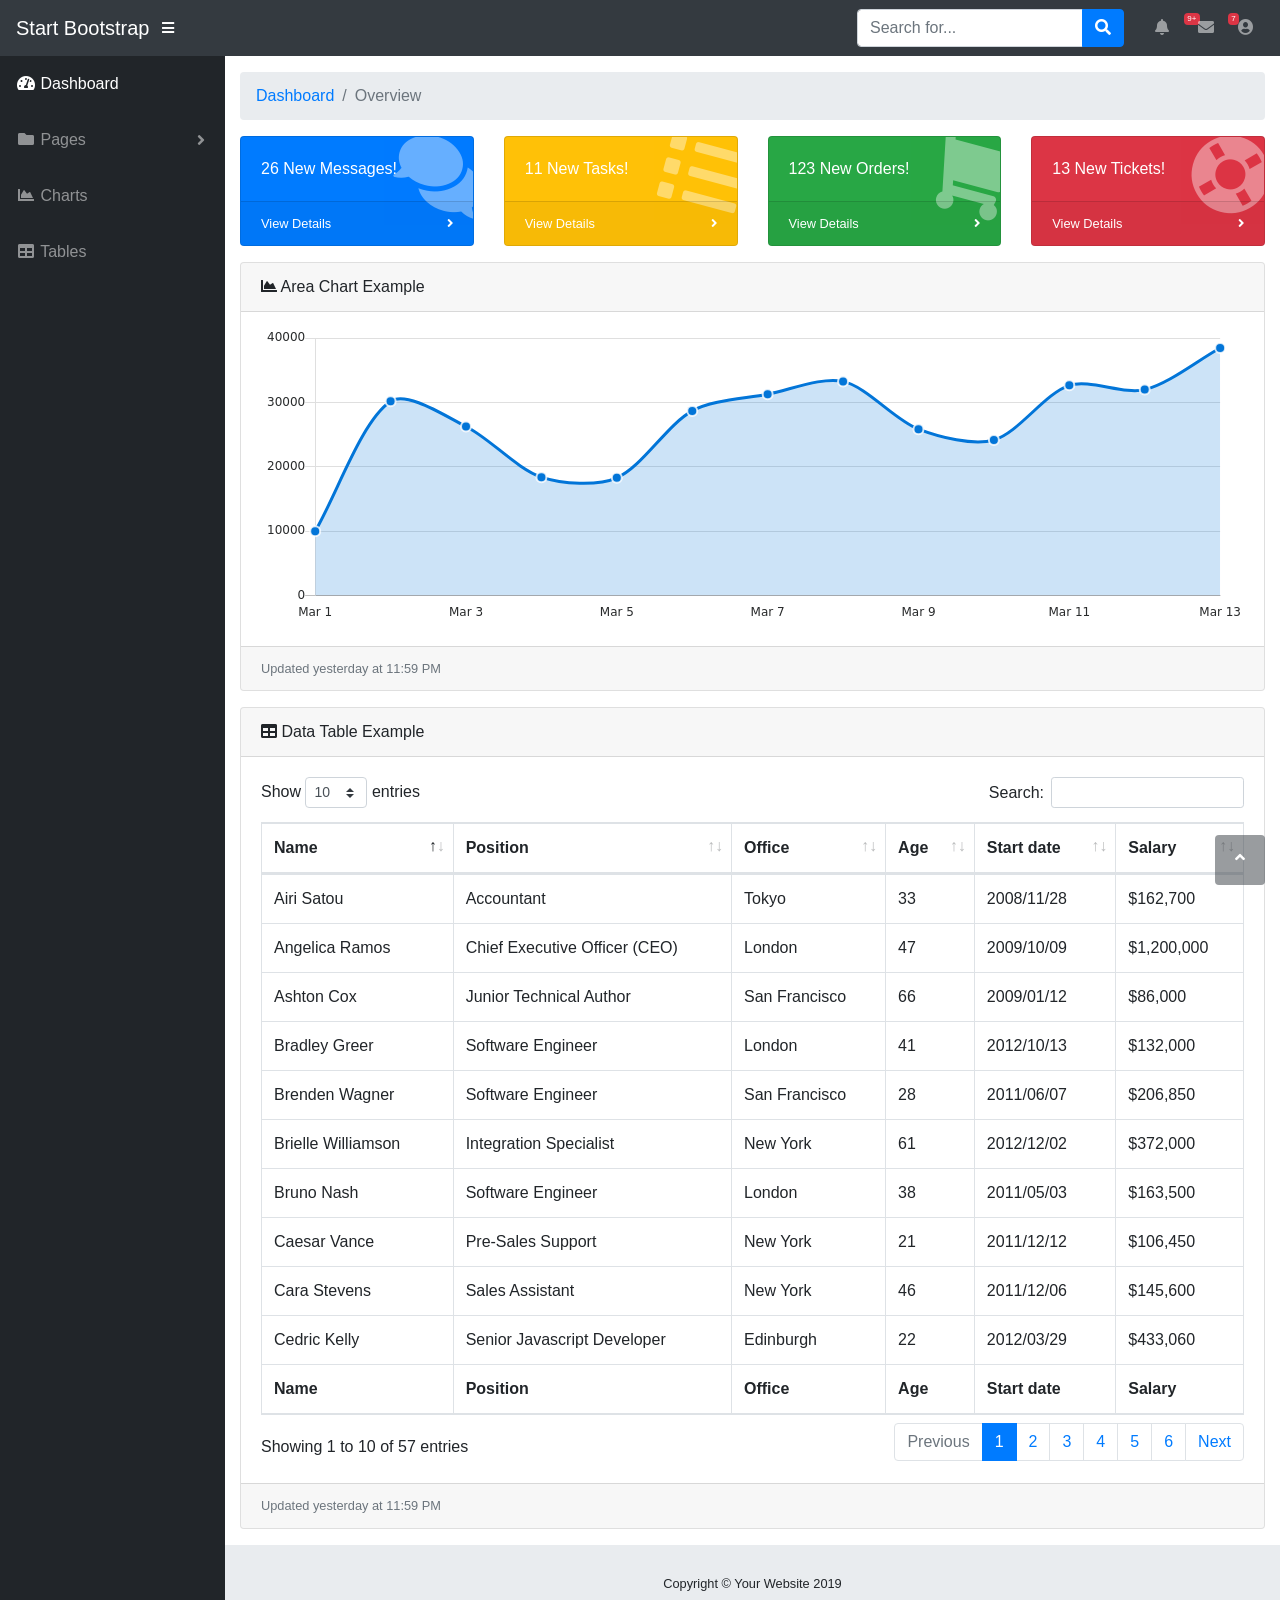
<file: src/main/resources/static/sb-admin/index.html>
<!DOCTYPE html>
<html lang="en">

<head>

  <meta charset="utf-8">
  <meta http-equiv="X-UA-Compatible" content="IE=edge">
  <meta name="viewport" content="width=device-width, initial-scale=1, shrink-to-fit=no">
  <meta name="description" content="">
  <meta name="author" content="">

  <title>SB Admin - Dashboard</title>

  <!-- Custom fonts for this template-->
  <link href="vendor/fontawesome-free/css/all.min.css" rel="stylesheet" type="text/css">

  <!-- Page level plugin CSS-->
  <link href="vendor/datatables/dataTables.bootstrap4.css" rel="stylesheet">

  <!-- Custom styles for this template-->
  <link href="css/sb-admin.css" rel="stylesheet">

</head>

<body id="page-top">

  <nav class="navbar navbar-expand navbar-dark bg-dark static-top">

    <a class="navbar-brand mr-1" href="index.html">Start Bootstrap</a>

    <button class="btn btn-link btn-sm text-white order-1 order-sm-0" id="sidebarToggle" href="#">
      <i class="fas fa-bars"></i>
    </button>

    <!-- Navbar Search -->
    <form class="d-none d-md-inline-block form-inline ml-auto mr-0 mr-md-3 my-2 my-md-0">
      <div class="input-group">
        <input type="text" class="form-control" placeholder="Search for..." aria-label="Search" aria-describedby="basic-addon2">
        <div class="input-group-append">
          <button class="btn btn-primary" type="button">
            <i class="fas fa-search"></i>
          </button>
        </div>
      </div>
    </form>

    <!-- Navbar -->
    <ul class="navbar-nav ml-auto ml-md-0">
      <li class="nav-item dropdown no-arrow mx-1">
        <a class="nav-link dropdown-toggle" href="#" id="alertsDropdown" role="button" data-toggle="dropdown" aria-haspopup="true" aria-expanded="false">
          <i class="fas fa-bell fa-fw"></i>
          <span class="badge badge-danger">9+</span>
        </a>
        <div class="dropdown-menu dropdown-menu-right" aria-labelledby="alertsDropdown">
          <a class="dropdown-item" href="#">Action</a>
          <a class="dropdown-item" href="#">Another action</a>
          <div class="dropdown-divider"></div>
          <a class="dropdown-item" href="#">Something else here</a>
        </div>
      </li>
      <li class="nav-item dropdown no-arrow mx-1">
        <a class="nav-link dropdown-toggle" href="#" id="messagesDropdown" role="button" data-toggle="dropdown" aria-haspopup="true" aria-expanded="false">
          <i class="fas fa-envelope fa-fw"></i>
          <span class="badge badge-danger">7</span>
        </a>
        <div class="dropdown-menu dropdown-menu-right" aria-labelledby="messagesDropdown">
          <a class="dropdown-item" href="#">Action</a>
          <a class="dropdown-item" href="#">Another action</a>
          <div class="dropdown-divider"></div>
          <a class="dropdown-item" href="#">Something else here</a>
        </div>
      </li>
      <li class="nav-item dropdown no-arrow">
        <a class="nav-link dropdown-toggle" href="#" id="userDropdown" role="button" data-toggle="dropdown" aria-haspopup="true" aria-expanded="false">
          <i class="fas fa-user-circle fa-fw"></i>
        </a>
        <div class="dropdown-menu dropdown-menu-right" aria-labelledby="userDropdown">
          <a class="dropdown-item" href="#">Settings</a>
          <a class="dropdown-item" href="#">Activity Log</a>
          <div class="dropdown-divider"></div>
          <a class="dropdown-item" href="#" data-toggle="modal" data-target="#logoutModal">Logout</a>
        </div>
      </li>
    </ul>

  </nav>

  <div id="wrapper">

    <!-- Sidebar -->
    <ul class="sidebar navbar-nav">
      <li class="nav-item active">
        <a class="nav-link" href="index.html">
          <i class="fas fa-fw fa-tachometer-alt"></i>
          <span>Dashboard</span>
        </a>
      </li>
      <li class="nav-item dropdown">
        <a class="nav-link dropdown-toggle" href="#" id="pagesDropdown" role="button" data-toggle="dropdown" aria-haspopup="true" aria-expanded="false">
          <i class="fas fa-fw fa-folder"></i>
          <span>Pages</span>
        </a>
        <div class="dropdown-menu" aria-labelledby="pagesDropdown">
          <h6 class="dropdown-header">Login Screens:</h6>
          <a class="dropdown-item" href="login.html">Login</a>
          <a class="dropdown-item" href="register.html">Register</a>
          <a class="dropdown-item" href="forgot-password.html">Forgot Password</a>
          <div class="dropdown-divider"></div>
          <h6 class="dropdown-header">Other Pages:</h6>
          <a class="dropdown-item" href="404.html">404 Page</a>
          <a class="dropdown-item" href="blank.html">Blank Page</a>
        </div>
      </li>
      <li class="nav-item">
        <a class="nav-link" href="charts.html">
          <i class="fas fa-fw fa-chart-area"></i>
          <span>Charts</span></a>
      </li>
      <li class="nav-item">
        <a class="nav-link" href="tables.html">
          <i class="fas fa-fw fa-table"></i>
          <span>Tables</span></a>
      </li>
    </ul>

    <div id="content-wrapper">

      <div class="container-fluid">

        <!-- Breadcrumbs-->
        <ol class="breadcrumb">
          <li class="breadcrumb-item">
            <a href="#">Dashboard</a>
          </li>
          <li class="breadcrumb-item active">Overview</li>
        </ol>

        <!-- Icon Cards-->
        <div class="row">
          <div class="col-xl-3 col-sm-6 mb-3">
            <div class="card text-white bg-primary o-hidden h-100">
              <div class="card-body">
                <div class="card-body-icon">
                  <i class="fas fa-fw fa-comments"></i>
                </div>
                <div class="mr-5">26 New Messages!</div>
              </div>
              <a class="card-footer text-white clearfix small z-1" href="#">
                <span class="float-left">View Details</span>
                <span class="float-right">
                  <i class="fas fa-angle-right"></i>
                </span>
              </a>
            </div>
          </div>
          <div class="col-xl-3 col-sm-6 mb-3">
            <div class="card text-white bg-warning o-hidden h-100">
              <div class="card-body">
                <div class="card-body-icon">
                  <i class="fas fa-fw fa-list"></i>
                </div>
                <div class="mr-5">11 New Tasks!</div>
              </div>
              <a class="card-footer text-white clearfix small z-1" href="#">
                <span class="float-left">View Details</span>
                <span class="float-right">
                  <i class="fas fa-angle-right"></i>
                </span>
              </a>
            </div>
          </div>
          <div class="col-xl-3 col-sm-6 mb-3">
            <div class="card text-white bg-success o-hidden h-100">
              <div class="card-body">
                <div class="card-body-icon">
                  <i class="fas fa-fw fa-shopping-cart"></i>
                </div>
                <div class="mr-5">123 New Orders!</div>
              </div>
              <a class="card-footer text-white clearfix small z-1" href="#">
                <span class="float-left">View Details</span>
                <span class="float-right">
                  <i class="fas fa-angle-right"></i>
                </span>
              </a>
            </div>
          </div>
          <div class="col-xl-3 col-sm-6 mb-3">
            <div class="card text-white bg-danger o-hidden h-100">
              <div class="card-body">
                <div class="card-body-icon">
                  <i class="fas fa-fw fa-life-ring"></i>
                </div>
                <div class="mr-5">13 New Tickets!</div>
              </div>
              <a class="card-footer text-white clearfix small z-1" href="#">
                <span class="float-left">View Details</span>
                <span class="float-right">
                  <i class="fas fa-angle-right"></i>
                </span>
              </a>
            </div>
          </div>
        </div>

        <!-- Area Chart Example-->
        <div class="card mb-3">
          <div class="card-header">
            <i class="fas fa-chart-area"></i>
            Area Chart Example</div>
          <div class="card-body">
            <canvas id="myAreaChart" width="100%" height="30"></canvas>
          </div>
          <div class="card-footer small text-muted">Updated yesterday at 11:59 PM</div>
        </div>

        <!-- DataTables Example -->
        <div class="card mb-3">
          <div class="card-header">
            <i class="fas fa-table"></i>
            Data Table Example</div>
          <div class="card-body">
            <div class="table-responsive">
              <table class="table table-bordered" id="dataTable" width="100%" cellspacing="0">
                <thead>
                  <tr>
                    <th>Name</th>
                    <th>Position</th>
                    <th>Office</th>
                    <th>Age</th>
                    <th>Start date</th>
                    <th>Salary</th>
                  </tr>
                </thead>
                <tfoot>
                  <tr>
                    <th>Name</th>
                    <th>Position</th>
                    <th>Office</th>
                    <th>Age</th>
                    <th>Start date</th>
                    <th>Salary</th>
                  </tr>
                </tfoot>
                <tbody>
                  <tr>
                    <td>Tiger Nixon</td>
                    <td>System Architect</td>
                    <td>Edinburgh</td>
                    <td>61</td>
                    <td>2011/04/25</td>
                    <td>$320,800</td>
                  </tr>
                  <tr>
                    <td>Garrett Winters</td>
                    <td>Accountant</td>
                    <td>Tokyo</td>
                    <td>63</td>
                    <td>2011/07/25</td>
                    <td>$170,750</td>
                  </tr>
                  <tr>
                    <td>Ashton Cox</td>
                    <td>Junior Technical Author</td>
                    <td>San Francisco</td>
                    <td>66</td>
                    <td>2009/01/12</td>
                    <td>$86,000</td>
                  </tr>
                  <tr>
                    <td>Cedric Kelly</td>
                    <td>Senior Javascript Developer</td>
                    <td>Edinburgh</td>
                    <td>22</td>
                    <td>2012/03/29</td>
                    <td>$433,060</td>
                  </tr>
                  <tr>
                    <td>Airi Satou</td>
                    <td>Accountant</td>
                    <td>Tokyo</td>
                    <td>33</td>
                    <td>2008/11/28</td>
                    <td>$162,700</td>
                  </tr>
                  <tr>
                    <td>Brielle Williamson</td>
                    <td>Integration Specialist</td>
                    <td>New York</td>
                    <td>61</td>
                    <td>2012/12/02</td>
                    <td>$372,000</td>
                  </tr>
                  <tr>
                    <td>Herrod Chandler</td>
                    <td>Sales Assistant</td>
                    <td>San Francisco</td>
                    <td>59</td>
                    <td>2012/08/06</td>
                    <td>$137,500</td>
                  </tr>
                  <tr>
                    <td>Rhona Davidson</td>
                    <td>Integration Specialist</td>
                    <td>Tokyo</td>
                    <td>55</td>
                    <td>2010/10/14</td>
                    <td>$327,900</td>
                  </tr>
                  <tr>
                    <td>Colleen Hurst</td>
                    <td>Javascript Developer</td>
                    <td>San Francisco</td>
                    <td>39</td>
                    <td>2009/09/15</td>
                    <td>$205,500</td>
                  </tr>
                  <tr>
                    <td>Sonya Frost</td>
                    <td>Software Engineer</td>
                    <td>Edinburgh</td>
                    <td>23</td>
                    <td>2008/12/13</td>
                    <td>$103,600</td>
                  </tr>
                  <tr>
                    <td>Jena Gaines</td>
                    <td>Office Manager</td>
                    <td>London</td>
                    <td>30</td>
                    <td>2008/12/19</td>
                    <td>$90,560</td>
                  </tr>
                  <tr>
                    <td>Quinn Flynn</td>
                    <td>Support Lead</td>
                    <td>Edinburgh</td>
                    <td>22</td>
                    <td>2013/03/03</td>
                    <td>$342,000</td>
                  </tr>
                  <tr>
                    <td>Charde Marshall</td>
                    <td>Regional Director</td>
                    <td>San Francisco</td>
                    <td>36</td>
                    <td>2008/10/16</td>
                    <td>$470,600</td>
                  </tr>
                  <tr>
                    <td>Haley Kennedy</td>
                    <td>Senior Marketing Designer</td>
                    <td>London</td>
                    <td>43</td>
                    <td>2012/12/18</td>
                    <td>$313,500</td>
                  </tr>
                  <tr>
                    <td>Tatyana Fitzpatrick</td>
                    <td>Regional Director</td>
                    <td>London</td>
                    <td>19</td>
                    <td>2010/03/17</td>
                    <td>$385,750</td>
                  </tr>
                  <tr>
                    <td>Michael Silva</td>
                    <td>Marketing Designer</td>
                    <td>London</td>
                    <td>66</td>
                    <td>2012/11/27</td>
                    <td>$198,500</td>
                  </tr>
                  <tr>
                    <td>Paul Byrd</td>
                    <td>Chief Financial Officer (CFO)</td>
                    <td>New York</td>
                    <td>64</td>
                    <td>2010/06/09</td>
                    <td>$725,000</td>
                  </tr>
                  <tr>
                    <td>Gloria Little</td>
                    <td>Systems Administrator</td>
                    <td>New York</td>
                    <td>59</td>
                    <td>2009/04/10</td>
                    <td>$237,500</td>
                  </tr>
                  <tr>
                    <td>Bradley Greer</td>
                    <td>Software Engineer</td>
                    <td>London</td>
                    <td>41</td>
                    <td>2012/10/13</td>
                    <td>$132,000</td>
                  </tr>
                  <tr>
                    <td>Dai Rios</td>
                    <td>Personnel Lead</td>
                    <td>Edinburgh</td>
                    <td>35</td>
                    <td>2012/09/26</td>
                    <td>$217,500</td>
                  </tr>
                  <tr>
                    <td>Jenette Caldwell</td>
                    <td>Development Lead</td>
                    <td>New York</td>
                    <td>30</td>
                    <td>2011/09/03</td>
                    <td>$345,000</td>
                  </tr>
                  <tr>
                    <td>Yuri Berry</td>
                    <td>Chief Marketing Officer (CMO)</td>
                    <td>New York</td>
                    <td>40</td>
                    <td>2009/06/25</td>
                    <td>$675,000</td>
                  </tr>
                  <tr>
                    <td>Caesar Vance</td>
                    <td>Pre-Sales Support</td>
                    <td>New York</td>
                    <td>21</td>
                    <td>2011/12/12</td>
                    <td>$106,450</td>
                  </tr>
                  <tr>
                    <td>Doris Wilder</td>
                    <td>Sales Assistant</td>
                    <td>Sidney</td>
                    <td>23</td>
                    <td>2010/09/20</td>
                    <td>$85,600</td>
                  </tr>
                  <tr>
                    <td>Angelica Ramos</td>
                    <td>Chief Executive Officer (CEO)</td>
                    <td>London</td>
                    <td>47</td>
                    <td>2009/10/09</td>
                    <td>$1,200,000</td>
                  </tr>
                  <tr>
                    <td>Gavin Joyce</td>
                    <td>Developer</td>
                    <td>Edinburgh</td>
                    <td>42</td>
                    <td>2010/12/22</td>
                    <td>$92,575</td>
                  </tr>
                  <tr>
                    <td>Jennifer Chang</td>
                    <td>Regional Director</td>
                    <td>Singapore</td>
                    <td>28</td>
                    <td>2010/11/14</td>
                    <td>$357,650</td>
                  </tr>
                  <tr>
                    <td>Brenden Wagner</td>
                    <td>Software Engineer</td>
                    <td>San Francisco</td>
                    <td>28</td>
                    <td>2011/06/07</td>
                    <td>$206,850</td>
                  </tr>
                  <tr>
                    <td>Fiona Green</td>
                    <td>Chief Operating Officer (COO)</td>
                    <td>San Francisco</td>
                    <td>48</td>
                    <td>2010/03/11</td>
                    <td>$850,000</td>
                  </tr>
                  <tr>
                    <td>Shou Itou</td>
                    <td>Regional Marketing</td>
                    <td>Tokyo</td>
                    <td>20</td>
                    <td>2011/08/14</td>
                    <td>$163,000</td>
                  </tr>
                  <tr>
                    <td>Michelle House</td>
                    <td>Integration Specialist</td>
                    <td>Sidney</td>
                    <td>37</td>
                    <td>2011/06/02</td>
                    <td>$95,400</td>
                  </tr>
                  <tr>
                    <td>Suki Burks</td>
                    <td>Developer</td>
                    <td>London</td>
                    <td>53</td>
                    <td>2009/10/22</td>
                    <td>$114,500</td>
                  </tr>
                  <tr>
                    <td>Prescott Bartlett</td>
                    <td>Technical Author</td>
                    <td>London</td>
                    <td>27</td>
                    <td>2011/05/07</td>
                    <td>$145,000</td>
                  </tr>
                  <tr>
                    <td>Gavin Cortez</td>
                    <td>Team Leader</td>
                    <td>San Francisco</td>
                    <td>22</td>
                    <td>2008/10/26</td>
                    <td>$235,500</td>
                  </tr>
                  <tr>
                    <td>Martena Mccray</td>
                    <td>Post-Sales support</td>
                    <td>Edinburgh</td>
                    <td>46</td>
                    <td>2011/03/09</td>
                    <td>$324,050</td>
                  </tr>
                  <tr>
                    <td>Unity Butler</td>
                    <td>Marketing Designer</td>
                    <td>San Francisco</td>
                    <td>47</td>
                    <td>2009/12/09</td>
                    <td>$85,675</td>
                  </tr>
                  <tr>
                    <td>Howard Hatfield</td>
                    <td>Office Manager</td>
                    <td>San Francisco</td>
                    <td>51</td>
                    <td>2008/12/16</td>
                    <td>$164,500</td>
                  </tr>
                  <tr>
                    <td>Hope Fuentes</td>
                    <td>Secretary</td>
                    <td>San Francisco</td>
                    <td>41</td>
                    <td>2010/02/12</td>
                    <td>$109,850</td>
                  </tr>
                  <tr>
                    <td>Vivian Harrell</td>
                    <td>Financial Controller</td>
                    <td>San Francisco</td>
                    <td>62</td>
                    <td>2009/02/14</td>
                    <td>$452,500</td>
                  </tr>
                  <tr>
                    <td>Timothy Mooney</td>
                    <td>Office Manager</td>
                    <td>London</td>
                    <td>37</td>
                    <td>2008/12/11</td>
                    <td>$136,200</td>
                  </tr>
                  <tr>
                    <td>Jackson Bradshaw</td>
                    <td>Director</td>
                    <td>New York</td>
                    <td>65</td>
                    <td>2008/09/26</td>
                    <td>$645,750</td>
                  </tr>
                  <tr>
                    <td>Olivia Liang</td>
                    <td>Support Engineer</td>
                    <td>Singapore</td>
                    <td>64</td>
                    <td>2011/02/03</td>
                    <td>$234,500</td>
                  </tr>
                  <tr>
                    <td>Bruno Nash</td>
                    <td>Software Engineer</td>
                    <td>London</td>
                    <td>38</td>
                    <td>2011/05/03</td>
                    <td>$163,500</td>
                  </tr>
                  <tr>
                    <td>Sakura Yamamoto</td>
                    <td>Support Engineer</td>
                    <td>Tokyo</td>
                    <td>37</td>
                    <td>2009/08/19</td>
                    <td>$139,575</td>
                  </tr>
                  <tr>
                    <td>Thor Walton</td>
                    <td>Developer</td>
                    <td>New York</td>
                    <td>61</td>
                    <td>2013/08/11</td>
                    <td>$98,540</td>
                  </tr>
                  <tr>
                    <td>Finn Camacho</td>
                    <td>Support Engineer</td>
                    <td>San Francisco</td>
                    <td>47</td>
                    <td>2009/07/07</td>
                    <td>$87,500</td>
                  </tr>
                  <tr>
                    <td>Serge Baldwin</td>
                    <td>Data Coordinator</td>
                    <td>Singapore</td>
                    <td>64</td>
                    <td>2012/04/09</td>
                    <td>$138,575</td>
                  </tr>
                  <tr>
                    <td>Zenaida Frank</td>
                    <td>Software Engineer</td>
                    <td>New York</td>
                    <td>63</td>
                    <td>2010/01/04</td>
                    <td>$125,250</td>
                  </tr>
                  <tr>
                    <td>Zorita Serrano</td>
                    <td>Software Engineer</td>
                    <td>San Francisco</td>
                    <td>56</td>
                    <td>2012/06/01</td>
                    <td>$115,000</td>
                  </tr>
                  <tr>
                    <td>Jennifer Acosta</td>
                    <td>Junior Javascript Developer</td>
                    <td>Edinburgh</td>
                    <td>43</td>
                    <td>2013/02/01</td>
                    <td>$75,650</td>
                  </tr>
                  <tr>
                    <td>Cara Stevens</td>
                    <td>Sales Assistant</td>
                    <td>New York</td>
                    <td>46</td>
                    <td>2011/12/06</td>
                    <td>$145,600</td>
                  </tr>
                  <tr>
                    <td>Hermione Butler</td>
                    <td>Regional Director</td>
                    <td>London</td>
                    <td>47</td>
                    <td>2011/03/21</td>
                    <td>$356,250</td>
                  </tr>
                  <tr>
                    <td>Lael Greer</td>
                    <td>Systems Administrator</td>
                    <td>London</td>
                    <td>21</td>
                    <td>2009/02/27</td>
                    <td>$103,500</td>
                  </tr>
                  <tr>
                    <td>Jonas Alexander</td>
                    <td>Developer</td>
                    <td>San Francisco</td>
                    <td>30</td>
                    <td>2010/07/14</td>
                    <td>$86,500</td>
                  </tr>
                  <tr>
                    <td>Shad Decker</td>
                    <td>Regional Director</td>
                    <td>Edinburgh</td>
                    <td>51</td>
                    <td>2008/11/13</td>
                    <td>$183,000</td>
                  </tr>
                  <tr>
                    <td>Michael Bruce</td>
                    <td>Javascript Developer</td>
                    <td>Singapore</td>
                    <td>29</td>
                    <td>2011/06/27</td>
                    <td>$183,000</td>
                  </tr>
                  <tr>
                    <td>Donna Snider</td>
                    <td>Customer Support</td>
                    <td>New York</td>
                    <td>27</td>
                    <td>2011/01/25</td>
                    <td>$112,000</td>
                  </tr>
                </tbody>
              </table>
            </div>
          </div>
          <div class="card-footer small text-muted">Updated yesterday at 11:59 PM</div>
        </div>

      </div>
      <!-- /.container-fluid -->

      <!-- Sticky Footer -->
      <footer class="sticky-footer">
        <div class="container my-auto">
          <div class="copyright text-center my-auto">
            <span>Copyright © Your Website 2019</span>
          </div>
        </div>
      </footer>

    </div>
    <!-- /.content-wrapper -->

  </div>
  <!-- /#wrapper -->

  <!-- Scroll to Top Button-->
  <a class="scroll-to-top rounded" href="#page-top">
    <i class="fas fa-angle-up"></i>
  </a>

  <!-- Logout Modal-->
  <div class="modal fade" id="logoutModal" tabindex="-1" role="dialog" aria-labelledby="exampleModalLabel" aria-hidden="true">
    <div class="modal-dialog" role="document">
      <div class="modal-content">
        <div class="modal-header">
          <h5 class="modal-title" id="exampleModalLabel">Ready to Leave?</h5>
          <button class="close" type="button" data-dismiss="modal" aria-label="Close">
            <span aria-hidden="true">×</span>
          </button>
        </div>
        <div class="modal-body">Select "Logout" below if you are ready to end your current session.</div>
        <div class="modal-footer">
          <button class="btn btn-secondary" type="button" data-dismiss="modal">Cancel</button>
          <a class="btn btn-primary" href="login.html">Logout</a>
        </div>
      </div>
    </div>
  </div>

  <!-- Bootstrap core JavaScript-->
  <script src="vendor/jquery/jquery.min.js"></script>
  <script src="vendor/bootstrap/js/bootstrap.bundle.min.js"></script>

  <!-- Core plugin JavaScript-->
  <script src="vendor/jquery-easing/jquery.easing.min.js"></script>

  <!-- Page level plugin JavaScript-->
  <script src="vendor/chart.js/Chart.min.js"></script>
  <script src="vendor/datatables/jquery.dataTables.js"></script>
  <script src="vendor/datatables/dataTables.bootstrap4.js"></script>

  <!-- Custom scripts for all pages-->
  <script src="js/sb-admin.min.js"></script>

  <!-- Demo scripts for this page-->
  <script src="js/demo/datatables-demo.js"></script>
  <script src="js/demo/chart-area-demo.js"></script>

</body>

</html>
</file>
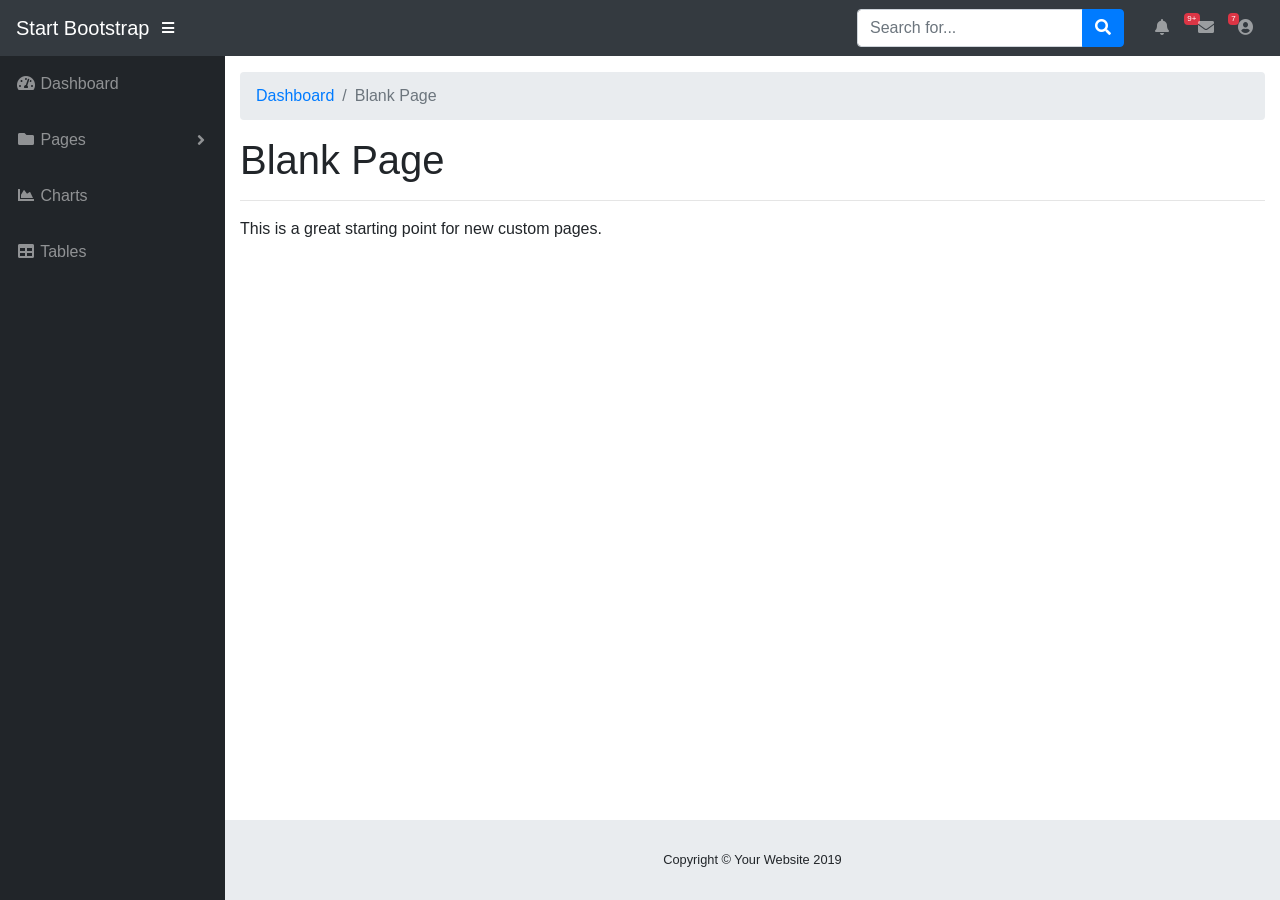
<file: src/main/resources/static/sb-admin/blank.html>
<!DOCTYPE html>
<html lang="en">

<head>

  <meta charset="utf-8">
  <meta http-equiv="X-UA-Compatible" content="IE=edge">
  <meta name="viewport" content="width=device-width, initial-scale=1, shrink-to-fit=no">
  <meta name="description" content="">
  <meta name="author" content="">

  <title>SB Admin - Blank Page</title>

  <!-- Custom fonts for this template-->
  <link href="vendor/fontawesome-free/css/all.min.css" rel="stylesheet" type="text/css">

  <!-- Page level plugin CSS-->
  <link href="vendor/datatables/dataTables.bootstrap4.css" rel="stylesheet">

  <!-- Custom styles for this template-->
  <link href="css/sb-admin.css" rel="stylesheet">

</head>

<body id="page-top">

  <nav class="navbar navbar-expand navbar-dark bg-dark static-top">

    <a class="navbar-brand mr-1" href="index.html">Start Bootstrap</a>

    <button class="btn btn-link btn-sm text-white order-1 order-sm-0" id="sidebarToggle" href="#">
      <i class="fas fa-bars"></i>
    </button>

    <!-- Navbar Search -->
    <form class="d-none d-md-inline-block form-inline ml-auto mr-0 mr-md-3 my-2 my-md-0">
      <div class="input-group">
        <input type="text" class="form-control" placeholder="Search for..." aria-label="Search" aria-describedby="basic-addon2">
        <div class="input-group-append">
          <button class="btn btn-primary" type="button">
            <i class="fas fa-search"></i>
          </button>
        </div>
      </div>
    </form>

    <!-- Navbar -->
    <ul class="navbar-nav ml-auto ml-md-0">
      <li class="nav-item dropdown no-arrow mx-1">
        <a class="nav-link dropdown-toggle" href="#" id="alertsDropdown" role="button" data-toggle="dropdown" aria-haspopup="true" aria-expanded="false">
          <i class="fas fa-bell fa-fw"></i>
          <span class="badge badge-danger">9+</span>
        </a>
        <div class="dropdown-menu dropdown-menu-right" aria-labelledby="alertsDropdown">
          <a class="dropdown-item" href="#">Action</a>
          <a class="dropdown-item" href="#">Another action</a>
          <div class="dropdown-divider"></div>
          <a class="dropdown-item" href="#">Something else here</a>
        </div>
      </li>
      <li class="nav-item dropdown no-arrow mx-1">
        <a class="nav-link dropdown-toggle" href="#" id="messagesDropdown" role="button" data-toggle="dropdown" aria-haspopup="true" aria-expanded="false">
          <i class="fas fa-envelope fa-fw"></i>
          <span class="badge badge-danger">7</span>
        </a>
        <div class="dropdown-menu dropdown-menu-right" aria-labelledby="messagesDropdown">
          <a class="dropdown-item" href="#">Action</a>
          <a class="dropdown-item" href="#">Another action</a>
          <div class="dropdown-divider"></div>
          <a class="dropdown-item" href="#">Something else here</a>
        </div>
      </li>
      <li class="nav-item dropdown no-arrow">
        <a class="nav-link dropdown-toggle" href="#" id="userDropdown" role="button" data-toggle="dropdown" aria-haspopup="true" aria-expanded="false">
          <i class="fas fa-user-circle fa-fw"></i>
        </a>
        <div class="dropdown-menu dropdown-menu-right" aria-labelledby="userDropdown">
          <a class="dropdown-item" href="#">Settings</a>
          <a class="dropdown-item" href="#">Activity Log</a>
          <div class="dropdown-divider"></div>
          <a class="dropdown-item" href="#" data-toggle="modal" data-target="#logoutModal">Logout</a>
        </div>
      </li>
    </ul>

  </nav>

  <div id="wrapper">

    <!-- Sidebar -->
    <ul class="sidebar navbar-nav">
      <li class="nav-item">
        <a class="nav-link" href="index.html">
          <i class="fas fa-fw fa-tachometer-alt"></i>
          <span>Dashboard</span>
        </a>
      </li>
      <li class="nav-item dropdown">
        <a class="nav-link dropdown-toggle" href="#" id="pagesDropdown" role="button" data-toggle="dropdown" aria-haspopup="true" aria-expanded="false">
          <i class="fas fa-fw fa-folder"></i>
          <span>Pages</span>
        </a>
        <div class="dropdown-menu" aria-labelledby="pagesDropdown">
          <h6 class="dropdown-header">Login Screens:</h6>
          <a class="dropdown-item" href="login.html">Login</a>
          <a class="dropdown-item" href="register.html">Register</a>
          <a class="dropdown-item" href="forgot-password.html">Forgot Password</a>
          <div class="dropdown-divider"></div>
          <h6 class="dropdown-header">Other Pages:</h6>
          <a class="dropdown-item" href="404.html">404 Page</a>
          <a class="dropdown-item active" href="blank.html">Blank Page</a>
        </div>
      </li>
      <li class="nav-item">
        <a class="nav-link" href="charts.html">
          <i class="fas fa-fw fa-chart-area"></i>
          <span>Charts</span></a>
      </li>
      <li class="nav-item">
        <a class="nav-link" href="tables.html">
          <i class="fas fa-fw fa-table"></i>
          <span>Tables</span></a>
      </li>
    </ul>

    <div id="content-wrapper">

      <div class="container-fluid">

        <!-- Breadcrumbs-->
        <ol class="breadcrumb">
          <li class="breadcrumb-item">
            <a href="index.html">Dashboard</a>
          </li>
          <li class="breadcrumb-item active">Blank Page</li>
        </ol>

        <!-- Page Content -->
        <h1>Blank Page</h1>
        <hr>
        <p>This is a great starting point for new custom pages.</p>

      </div>
      <!-- /.container-fluid -->

      <!-- Sticky Footer -->
      <footer class="sticky-footer">
        <div class="container my-auto">
          <div class="copyright text-center my-auto">
            <span>Copyright © Your Website 2019</span>
          </div>
        </div>
      </footer>

    </div>
    <!-- /.content-wrapper -->

  </div>
  <!-- /#wrapper -->

  <!-- Scroll to Top Button-->
  <a class="scroll-to-top rounded" href="#page-top">
    <i class="fas fa-angle-up"></i>
  </a>

  <!-- Logout Modal-->
  <div class="modal fade" id="logoutModal" tabindex="-1" role="dialog" aria-labelledby="exampleModalLabel" aria-hidden="true">
    <div class="modal-dialog" role="document">
      <div class="modal-content">
        <div class="modal-header">
          <h5 class="modal-title" id="exampleModalLabel">Ready to Leave?</h5>
          <button class="close" type="button" data-dismiss="modal" aria-label="Close">
            <span aria-hidden="true">×</span>
          </button>
        </div>
        <div class="modal-body">Select "Logout" below if you are ready to end your current session.</div>
        <div class="modal-footer">
          <button class="btn btn-secondary" type="button" data-dismiss="modal">Cancel</button>
          <a class="btn btn-primary" href="login.html">Logout</a>
        </div>
      </div>
    </div>
  </div>

  <!-- Bootstrap core JavaScript-->
  <script src="vendor/jquery/jquery.min.js"></script>
  <script src="vendor/bootstrap/js/bootstrap.bundle.min.js"></script>

  <!-- Core plugin JavaScript-->
  <script src="vendor/jquery-easing/jquery.easing.min.js"></script>

  <!-- Custom scripts for all pages-->
  <script src="js/sb-admin.min.js"></script>

</body>

</html>
</file>
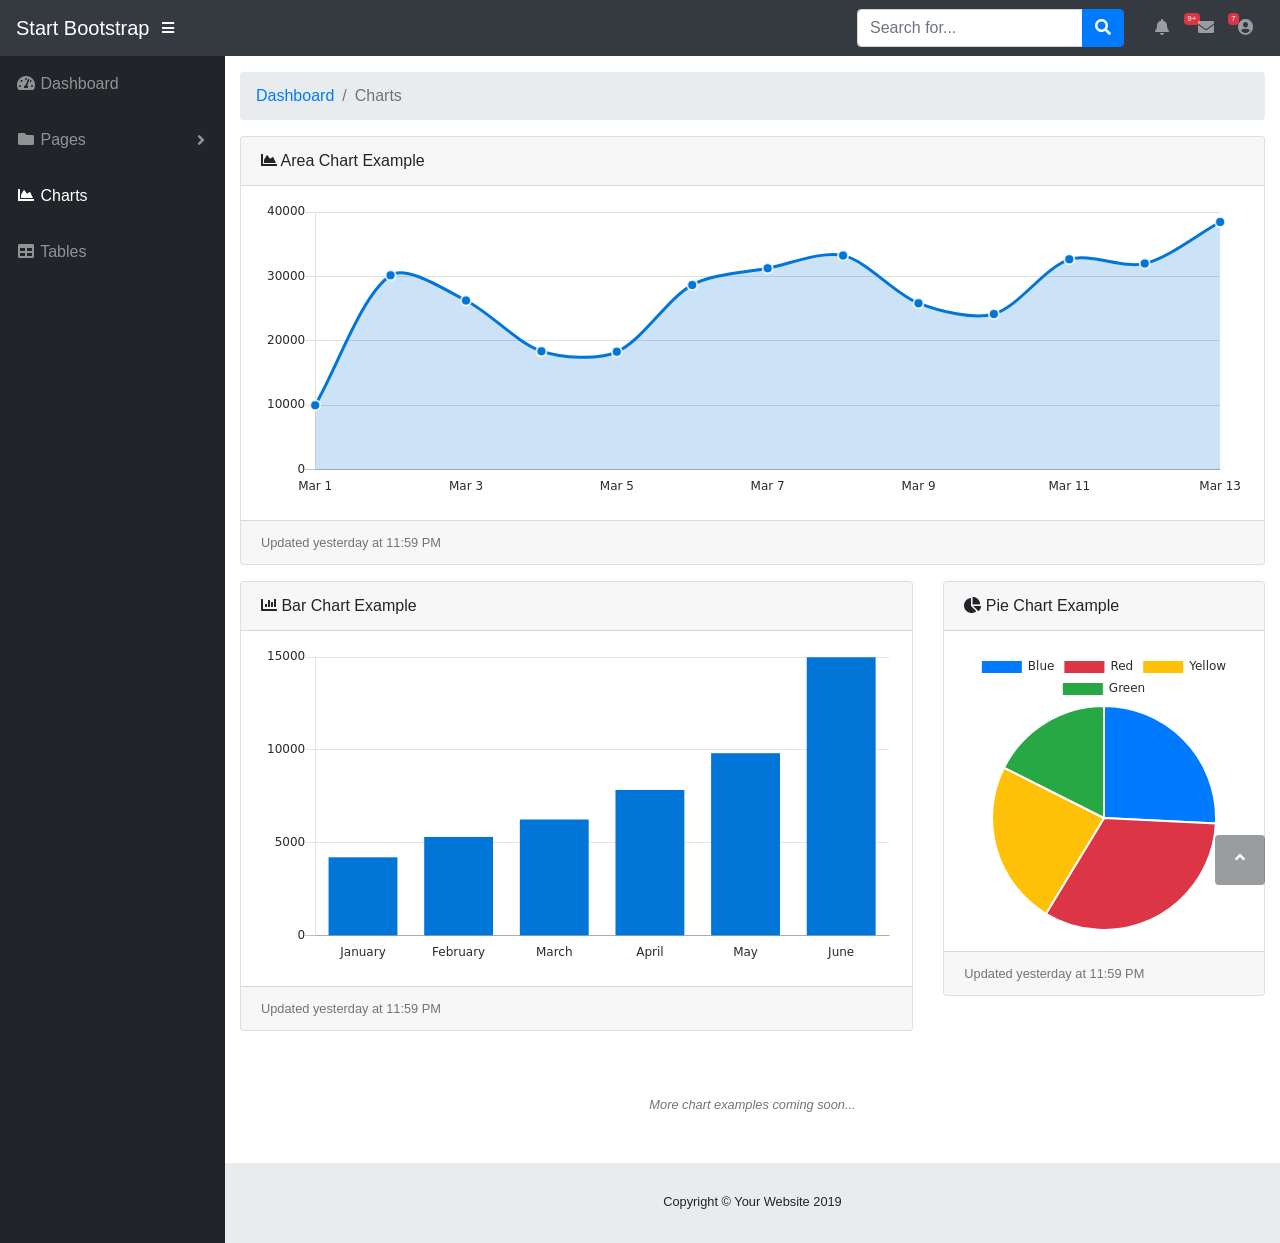
<file: src/main/resources/static/sb-admin/charts.html>
<!DOCTYPE html>
<html lang="en">

<head>

  <meta charset="utf-8">
  <meta http-equiv="X-UA-Compatible" content="IE=edge">
  <meta name="viewport" content="width=device-width, initial-scale=1, shrink-to-fit=no">
  <meta name="description" content="">
  <meta name="author" content="">

  <title>SB Admin - Charts</title>

  <!-- Custom fonts for this template-->
  <link href="vendor/fontawesome-free/css/all.min.css" rel="stylesheet" type="text/css">

  <!-- Page level plugin CSS-->
  <link href="vendor/datatables/dataTables.bootstrap4.css" rel="stylesheet">

  <!-- Custom styles for this template-->
  <link href="css/sb-admin.css" rel="stylesheet">

</head>

<body id="page-top">

  <nav class="navbar navbar-expand navbar-dark bg-dark static-top">

    <a class="navbar-brand mr-1" href="index.html">Start Bootstrap</a>

    <button class="btn btn-link btn-sm text-white order-1 order-sm-0" id="sidebarToggle" href="#">
      <i class="fas fa-bars"></i>
    </button>

    <!-- Navbar Search -->
    <form class="d-none d-md-inline-block form-inline ml-auto mr-0 mr-md-3 my-2 my-md-0">
      <div class="input-group">
        <input type="text" class="form-control" placeholder="Search for..." aria-label="Search" aria-describedby="basic-addon2">
        <div class="input-group-append">
          <button class="btn btn-primary" type="button">
            <i class="fas fa-search"></i>
          </button>
        </div>
      </div>
    </form>

    <!-- Navbar -->
    <ul class="navbar-nav ml-auto ml-md-0">
      <li class="nav-item dropdown no-arrow mx-1">
        <a class="nav-link dropdown-toggle" href="#" id="alertsDropdown" role="button" data-toggle="dropdown" aria-haspopup="true" aria-expanded="false">
          <i class="fas fa-bell fa-fw"></i>
          <span class="badge badge-danger">9+</span>
        </a>
        <div class="dropdown-menu dropdown-menu-right" aria-labelledby="alertsDropdown">
          <a class="dropdown-item" href="#">Action</a>
          <a class="dropdown-item" href="#">Another action</a>
          <div class="dropdown-divider"></div>
          <a class="dropdown-item" href="#">Something else here</a>
        </div>
      </li>
      <li class="nav-item dropdown no-arrow mx-1">
        <a class="nav-link dropdown-toggle" href="#" id="messagesDropdown" role="button" data-toggle="dropdown" aria-haspopup="true" aria-expanded="false">
          <i class="fas fa-envelope fa-fw"></i>
          <span class="badge badge-danger">7</span>
        </a>
        <div class="dropdown-menu dropdown-menu-right" aria-labelledby="messagesDropdown">
          <a class="dropdown-item" href="#">Action</a>
          <a class="dropdown-item" href="#">Another action</a>
          <div class="dropdown-divider"></div>
          <a class="dropdown-item" href="#">Something else here</a>
        </div>
      </li>
      <li class="nav-item dropdown no-arrow">
        <a class="nav-link dropdown-toggle" href="#" id="userDropdown" role="button" data-toggle="dropdown" aria-haspopup="true" aria-expanded="false">
          <i class="fas fa-user-circle fa-fw"></i>
        </a>
        <div class="dropdown-menu dropdown-menu-right" aria-labelledby="userDropdown">
          <a class="dropdown-item" href="#">Settings</a>
          <a class="dropdown-item" href="#">Activity Log</a>
          <div class="dropdown-divider"></div>
          <a class="dropdown-item" href="#" data-toggle="modal" data-target="#logoutModal">Logout</a>
        </div>
      </li>
    </ul>

  </nav>

  <div id="wrapper">

    <!-- Sidebar -->
    <ul class="sidebar navbar-nav">
      <li class="nav-item">
        <a class="nav-link" href="index.html">
          <i class="fas fa-fw fa-tachometer-alt"></i>
          <span>Dashboard</span>
        </a>
      </li>
      <li class="nav-item dropdown">
        <a class="nav-link dropdown-toggle" href="#" id="pagesDropdown" role="button" data-toggle="dropdown" aria-haspopup="true" aria-expanded="false">
          <i class="fas fa-fw fa-folder"></i>
          <span>Pages</span>
        </a>
        <div class="dropdown-menu" aria-labelledby="pagesDropdown">
          <h6 class="dropdown-header">Login Screens:</h6>
          <a class="dropdown-item" href="login.html">Login</a>
          <a class="dropdown-item" href="register.html">Register</a>
          <a class="dropdown-item" href="forgot-password.html">Forgot Password</a>
          <div class="dropdown-divider"></div>
          <h6 class="dropdown-header">Other Pages:</h6>
          <a class="dropdown-item" href="404.html">404 Page</a>
          <a class="dropdown-item" href="blank.html">Blank Page</a>
        </div>
      </li>
      <li class="nav-item active">
        <a class="nav-link" href="charts.html">
          <i class="fas fa-fw fa-chart-area"></i>
          <span>Charts</span></a>
      </li>
      <li class="nav-item">
        <a class="nav-link" href="tables.html">
          <i class="fas fa-fw fa-table"></i>
          <span>Tables</span></a>
      </li>
    </ul>

    <div id="content-wrapper">

      <div class="container-fluid">

        <!-- Breadcrumbs-->
        <ol class="breadcrumb">
          <li class="breadcrumb-item">
            <a href="#">Dashboard</a>
          </li>
          <li class="breadcrumb-item active">Charts</li>
        </ol>

        <!-- Area Chart Example-->
        <div class="card mb-3">
          <div class="card-header">
            <i class="fas fa-chart-area"></i>
            Area Chart Example</div>
          <div class="card-body">
            <canvas id="myAreaChart" width="100%" height="30"></canvas>
          </div>
          <div class="card-footer small text-muted">Updated yesterday at 11:59 PM</div>
        </div>

        <div class="row">
          <div class="col-lg-8">
            <div class="card mb-3">
              <div class="card-header">
                <i class="fas fa-chart-bar"></i>
                Bar Chart Example</div>
              <div class="card-body">
                <canvas id="myBarChart" width="100%" height="50"></canvas>
              </div>
              <div class="card-footer small text-muted">Updated yesterday at 11:59 PM</div>
            </div>
          </div>
          <div class="col-lg-4">
            <div class="card mb-3">
              <div class="card-header">
                <i class="fas fa-chart-pie"></i>
                Pie Chart Example</div>
              <div class="card-body">
                <canvas id="myPieChart" width="100%" height="100"></canvas>
              </div>
              <div class="card-footer small text-muted">Updated yesterday at 11:59 PM</div>
            </div>
          </div>
        </div>

        <p class="small text-center text-muted my-5">
          <em>More chart examples coming soon...</em>
        </p>

      </div>
      <!-- /.container-fluid -->

      <!-- Sticky Footer -->
      <footer class="sticky-footer">
        <div class="container my-auto">
          <div class="copyright text-center my-auto">
            <span>Copyright © Your Website 2019</span>
          </div>
        </div>
      </footer>

    </div>
    <!-- /.content-wrapper -->

  </div>
  <!-- /#wrapper -->

  <!-- Scroll to Top Button-->
  <a class="scroll-to-top rounded" href="#page-top">
    <i class="fas fa-angle-up"></i>
  </a>

  <!-- Logout Modal-->
  <div class="modal fade" id="logoutModal" tabindex="-1" role="dialog" aria-labelledby="exampleModalLabel" aria-hidden="true">
    <div class="modal-dialog" role="document">
      <div class="modal-content">
        <div class="modal-header">
          <h5 class="modal-title" id="exampleModalLabel">Ready to Leave?</h5>
          <button class="close" type="button" data-dismiss="modal" aria-label="Close">
            <span aria-hidden="true">×</span>
          </button>
        </div>
        <div class="modal-body">Select "Logout" below if you are ready to end your current session.</div>
        <div class="modal-footer">
          <button class="btn btn-secondary" type="button" data-dismiss="modal">Cancel</button>
          <a class="btn btn-primary" href="login.html">Logout</a>
        </div>
      </div>
    </div>
  </div>

  <!-- Bootstrap core JavaScript-->
  <script src="vendor/jquery/jquery.min.js"></script>
  <script src="vendor/bootstrap/js/bootstrap.bundle.min.js"></script>

  <!-- Core plugin JavaScript-->
  <script src="vendor/jquery-easing/jquery.easing.min.js"></script>

  <!-- Page level plugin JavaScript-->
  <script src="vendor/chart.js/Chart.min.js"></script>

  <!-- Custom scripts for all pages-->
  <script src="js/sb-admin.min.js"></script>

  <!-- Demo scripts for this page-->
  <script src="js/demo/chart-area-demo.js"></script>
  <script src="js/demo/chart-bar-demo.js"></script>
  <script src="js/demo/chart-pie-demo.js"></script>

</body>

</html>
</file>
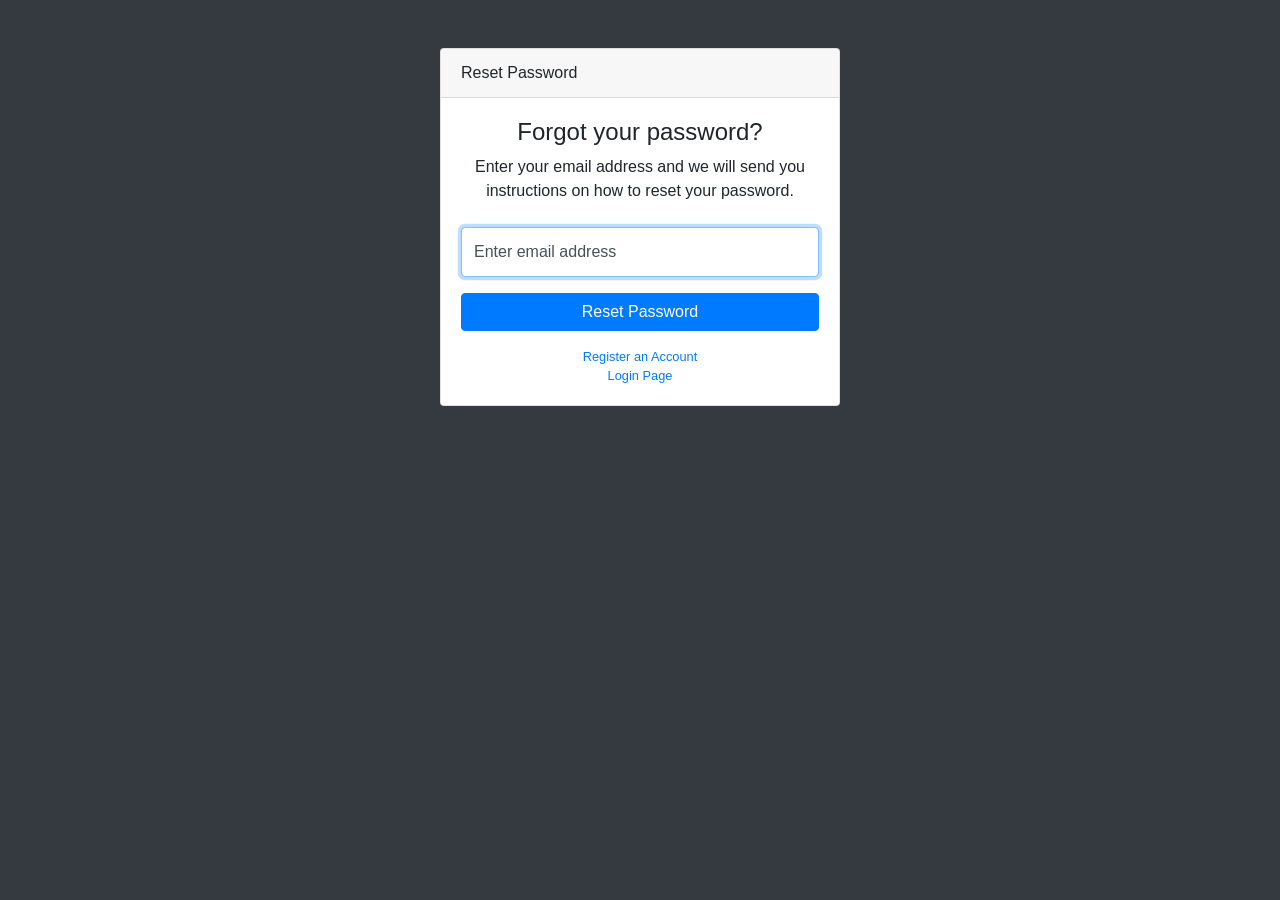
<file: src/main/resources/static/sb-admin/forgot-password.html>
<!DOCTYPE html>
<html lang="en">

<head>

  <meta charset="utf-8">
  <meta http-equiv="X-UA-Compatible" content="IE=edge">
  <meta name="viewport" content="width=device-width, initial-scale=1, shrink-to-fit=no">
  <meta name="description" content="">
  <meta name="author" content="">

  <title>SB Admin - Forgot Password</title>

  <!-- Custom fonts for this template-->
  <link href="vendor/fontawesome-free/css/all.min.css" rel="stylesheet" type="text/css">

  <!-- Custom styles for this template-->
  <link href="css/sb-admin.css" rel="stylesheet">

</head>

<body class="bg-dark">

  <div class="container">
    <div class="card card-login mx-auto mt-5">
      <div class="card-header">Reset Password</div>
      <div class="card-body">
        <div class="text-center mb-4">
          <h4>Forgot your password?</h4>
          <p>Enter your email address and we will send you instructions on how to reset your password.</p>
        </div>
        <form>
          <div class="form-group">
            <div class="form-label-group">
              <input type="email" id="inputEmail" class="form-control" placeholder="Enter email address" required="required" autofocus="autofocus">
              <label for="inputEmail">Enter email address</label>
            </div>
          </div>
          <a class="btn btn-primary btn-block" href="login.html">Reset Password</a>
        </form>
        <div class="text-center">
          <a class="d-block small mt-3" href="register.html">Register an Account</a>
          <a class="d-block small" href="login.html">Login Page</a>
        </div>
      </div>
    </div>
  </div>

  <!-- Bootstrap core JavaScript-->
  <script src="vendor/jquery/jquery.min.js"></script>
  <script src="vendor/bootstrap/js/bootstrap.bundle.min.js"></script>

  <!-- Core plugin JavaScript-->
  <script src="vendor/jquery-easing/jquery.easing.min.js"></script>

</body>

</html>
</file>
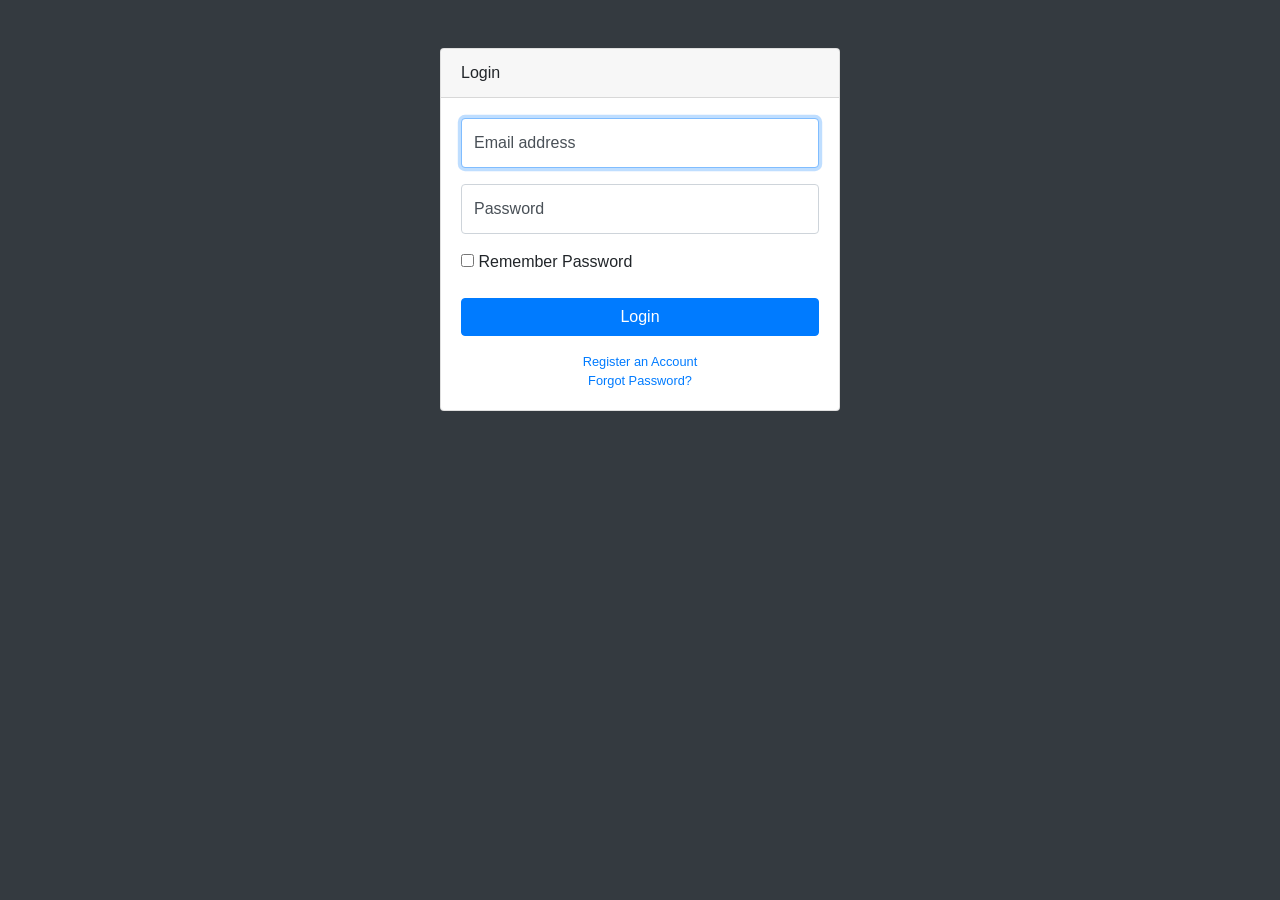
<file: src/main/resources/static/sb-admin/login.html>
<!DOCTYPE html>
<html lang="en">

<head>

  <meta charset="utf-8">
  <meta http-equiv="X-UA-Compatible" content="IE=edge">
  <meta name="viewport" content="width=device-width, initial-scale=1, shrink-to-fit=no">
  <meta name="description" content="">
  <meta name="author" content="">

  <title>SB Admin - Login</title>

  <!-- Custom fonts for this template-->
  <link href="vendor/fontawesome-free/css/all.min.css" rel="stylesheet" type="text/css">

  <!-- Custom styles for this template-->
  <link href="css/sb-admin.css" rel="stylesheet">

</head>

<body class="bg-dark">

  <div class="container">
    <div class="card card-login mx-auto mt-5">
      <div class="card-header">Login</div>
      <div class="card-body">
        <form>
          <div class="form-group">
            <div class="form-label-group">
              <input type="email" id="inputEmail" class="form-control" placeholder="Email address" required="required" autofocus="autofocus">
              <label for="inputEmail">Email address</label>
            </div>
          </div>
          <div class="form-group">
            <div class="form-label-group">
              <input type="password" id="inputPassword" class="form-control" placeholder="Password" required="required">
              <label for="inputPassword">Password</label>
            </div>
          </div>
          <div class="form-group">
            <div class="checkbox">
              <label>
                <input type="checkbox" value="remember-me">
                Remember Password
              </label>
            </div>
          </div>
          <a class="btn btn-primary btn-block" href="index.html">Login</a>
        </form>
        <div class="text-center">
          <a class="d-block small mt-3" href="register.html">Register an Account</a>
          <a class="d-block small" href="forgot-password.html">Forgot Password?</a>
        </div>
      </div>
    </div>
  </div>

  <!-- Bootstrap core JavaScript-->
  <script src="vendor/jquery/jquery.min.js"></script>
  <script src="vendor/bootstrap/js/bootstrap.bundle.min.js"></script>

  <!-- Core plugin JavaScript-->
  <script src="vendor/jquery-easing/jquery.easing.min.js"></script>

</body>

</html>
</file>
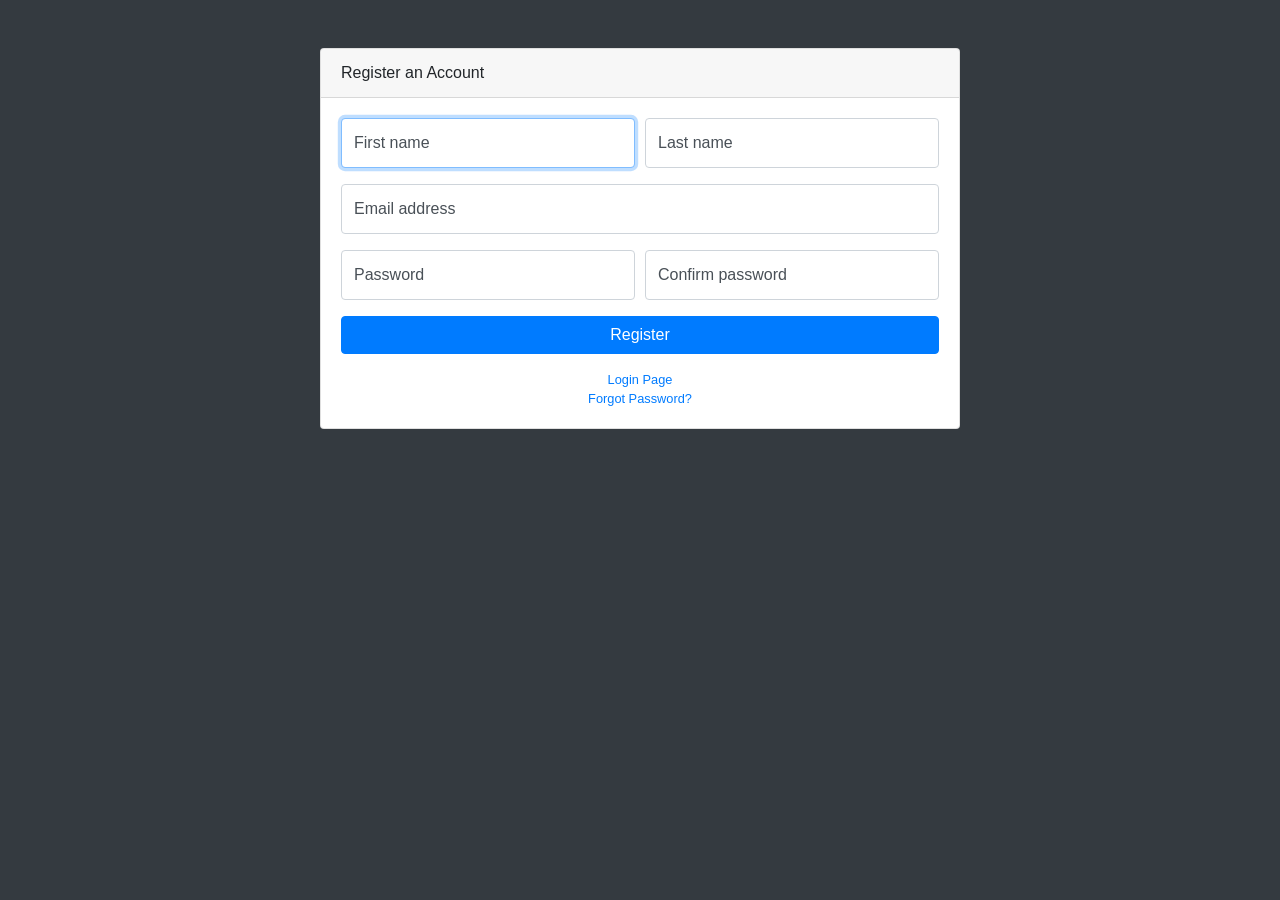
<file: src/main/resources/static/sb-admin/register.html>
<!DOCTYPE html>
<html lang="en">

<head>

  <meta charset="utf-8">
  <meta http-equiv="X-UA-Compatible" content="IE=edge">
  <meta name="viewport" content="width=device-width, initial-scale=1, shrink-to-fit=no">
  <meta name="description" content="">
  <meta name="author" content="">

  <title>SB Admin - Register</title>

  <!-- Custom fonts for this template-->
  <link href="vendor/fontawesome-free/css/all.min.css" rel="stylesheet" type="text/css">

  <!-- Custom styles for this template-->
  <link href="css/sb-admin.css" rel="stylesheet">

</head>

<body class="bg-dark">

  <div class="container">
    <div class="card card-register mx-auto mt-5">
      <div class="card-header">Register an Account</div>
      <div class="card-body">
        <form>
          <div class="form-group">
            <div class="form-row">
              <div class="col-md-6">
                <div class="form-label-group">
                  <input type="text" id="firstName" class="form-control" placeholder="First name" required="required" autofocus="autofocus">
                  <label for="firstName">First name</label>
                </div>
              </div>
              <div class="col-md-6">
                <div class="form-label-group">
                  <input type="text" id="lastName" class="form-control" placeholder="Last name" required="required">
                  <label for="lastName">Last name</label>
                </div>
              </div>
            </div>
          </div>
          <div class="form-group">
            <div class="form-label-group">
              <input type="email" id="inputEmail" class="form-control" placeholder="Email address" required="required">
              <label for="inputEmail">Email address</label>
            </div>
          </div>
          <div class="form-group">
            <div class="form-row">
              <div class="col-md-6">
                <div class="form-label-group">
                  <input type="password" id="inputPassword" class="form-control" placeholder="Password" required="required">
                  <label for="inputPassword">Password</label>
                </div>
              </div>
              <div class="col-md-6">
                <div class="form-label-group">
                  <input type="password" id="confirmPassword" class="form-control" placeholder="Confirm password" required="required">
                  <label for="confirmPassword">Confirm password</label>
                </div>
              </div>
            </div>
          </div>
          <a class="btn btn-primary btn-block" href="login.html">Register</a>
        </form>
        <div class="text-center">
          <a class="d-block small mt-3" href="login.html">Login Page</a>
          <a class="d-block small" href="forgot-password.html">Forgot Password?</a>
        </div>
      </div>
    </div>
  </div>

  <!-- Bootstrap core JavaScript-->
  <script src="vendor/jquery/jquery.min.js"></script>
  <script src="vendor/bootstrap/js/bootstrap.bundle.min.js"></script>

  <!-- Core plugin JavaScript-->
  <script src="vendor/jquery-easing/jquery.easing.min.js"></script>

</body>

</html>
</file>
